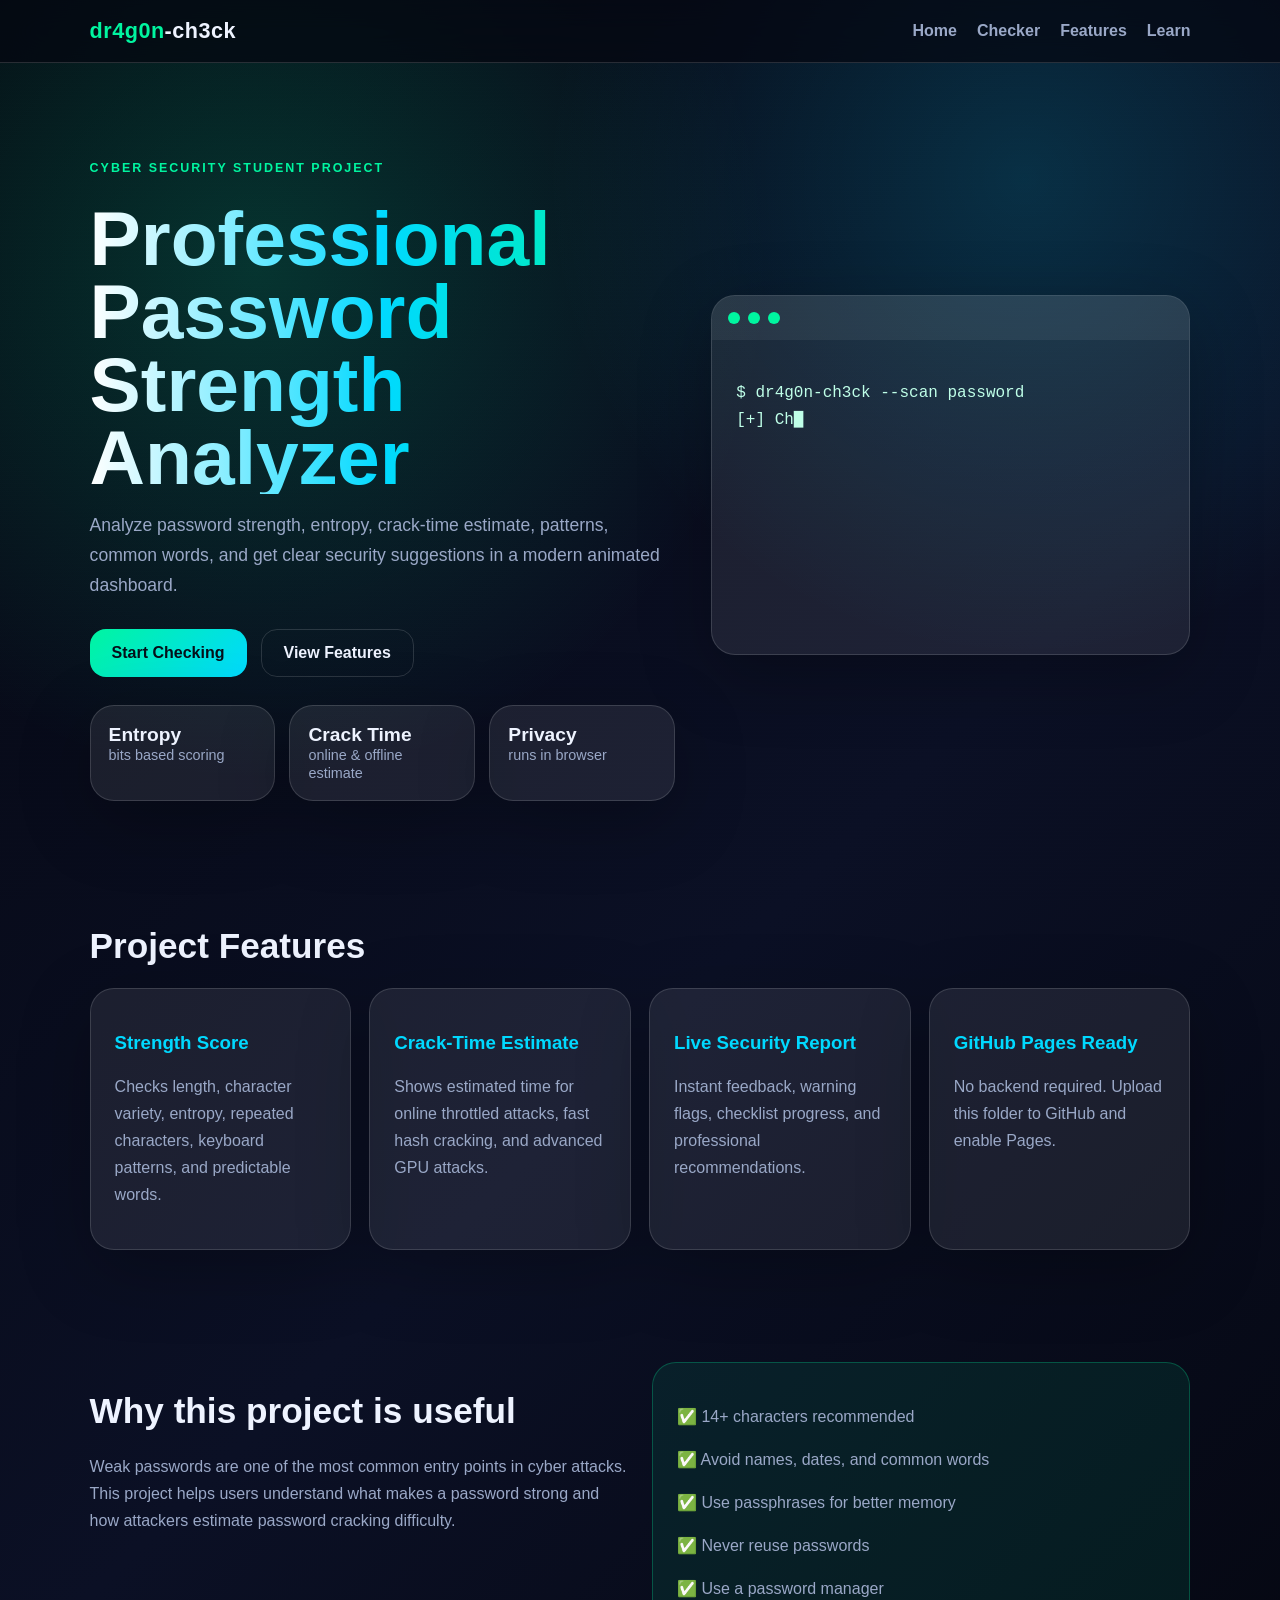
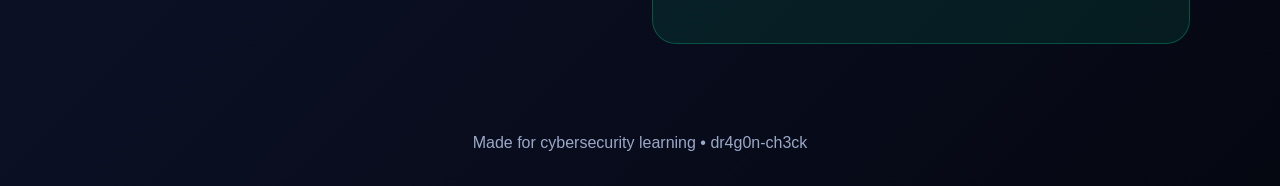
<file: index.html>
<!DOCTYPE html>
<html lang="en">
<head>
  <meta charset="UTF-8" />
  <meta name="viewport" content="width=device-width, initial-scale=1.0" />
  <title>dr4g0n-ch3ck | Professional Password Security Analyzer</title>
  <meta name="description" content="dr4g0n-ch3ck is a professional password strength checker with crack-time estimate, entropy score, breach-style checks, and cybersecurity tips." />
  <link rel="stylesheet" href="assets/css/style.css" />
</head>
<body>
  <div class="noise"></div>
  <nav class="navbar">
    <a class="brand" href="index.html"><span>dr4g0n</span>-ch3ck</a>
    <div class="nav-links">
      <a href="index.html">Home</a>
      <a href="check.html">Checker</a>
      <a href="#features">Features</a>
      <a href="#learn">Learn</a>
    </div>
  </nav>

  <main class="hero">
    <section class="hero-content reveal">
      <p class="tag">Cyber Security Student Project</p>
      <h1>Professional Password Strength Analyzer</h1>
      <p class="subtitle">Analyze password strength, entropy, crack-time estimate, patterns, common words, and get clear security suggestions in a modern animated dashboard.</p>
      <div class="hero-actions">
        <a class="btn primary" href="check.html">Start Checking</a>
        <a class="btn ghost" href="#features">View Features</a>
      </div>
      <div class="stats-grid">
        <div><strong>Entropy</strong><span>bits based scoring</span></div>
        <div><strong>Crack Time</strong><span>online & offline estimate</span></div>
        <div><strong>Privacy</strong><span>runs in browser</span></div>
      </div>
    </section>

    <section class="terminal-card reveal delay-1" aria-label="animated terminal demo">
      <div class="terminal-top"><span></span><span></span><span></span></div>
      <pre id="terminalText"></pre>
    </section>
  </main>

  <section id="features" class="section reveal">
    <h2>Project Features</h2>
    <div class="cards">
      <article class="card"><h3>Strength Score</h3><p>Checks length, character variety, entropy, repeated characters, keyboard patterns, and predictable words.</p></article>
      <article class="card"><h3>Crack-Time Estimate</h3><p>Shows estimated time for online throttled attacks, fast hash cracking, and advanced GPU attacks.</p></article>
      <article class="card"><h3>Live Security Report</h3><p>Instant feedback, warning flags, checklist progress, and professional recommendations.</p></article>
      <article class="card"><h3>GitHub Pages Ready</h3><p>No backend required. Upload this folder to GitHub and enable Pages.</p></article>
    </div>
  </section>

  <section id="learn" class="section split reveal">
    <div>
      <h2>Why this project is useful</h2>
      <p>Weak passwords are one of the most common entry points in cyber attacks. This project helps users understand what makes a password strong and how attackers estimate password cracking difficulty.</p>
    </div>
    <div class="checklist">
      <p>✅ 14+ characters recommended</p>
      <p>✅ Avoid names, dates, and common words</p>
      <p>✅ Use passphrases for better memory</p>
      <p>✅ Never reuse passwords</p>
      <p>✅ Use a password manager</p>
    </div>
  </section>

  <footer>Made for cybersecurity learning • dr4g0n-ch3ck</footer>
  <script src="assets/js/main.js"></script>
</body>
</html>
</file>
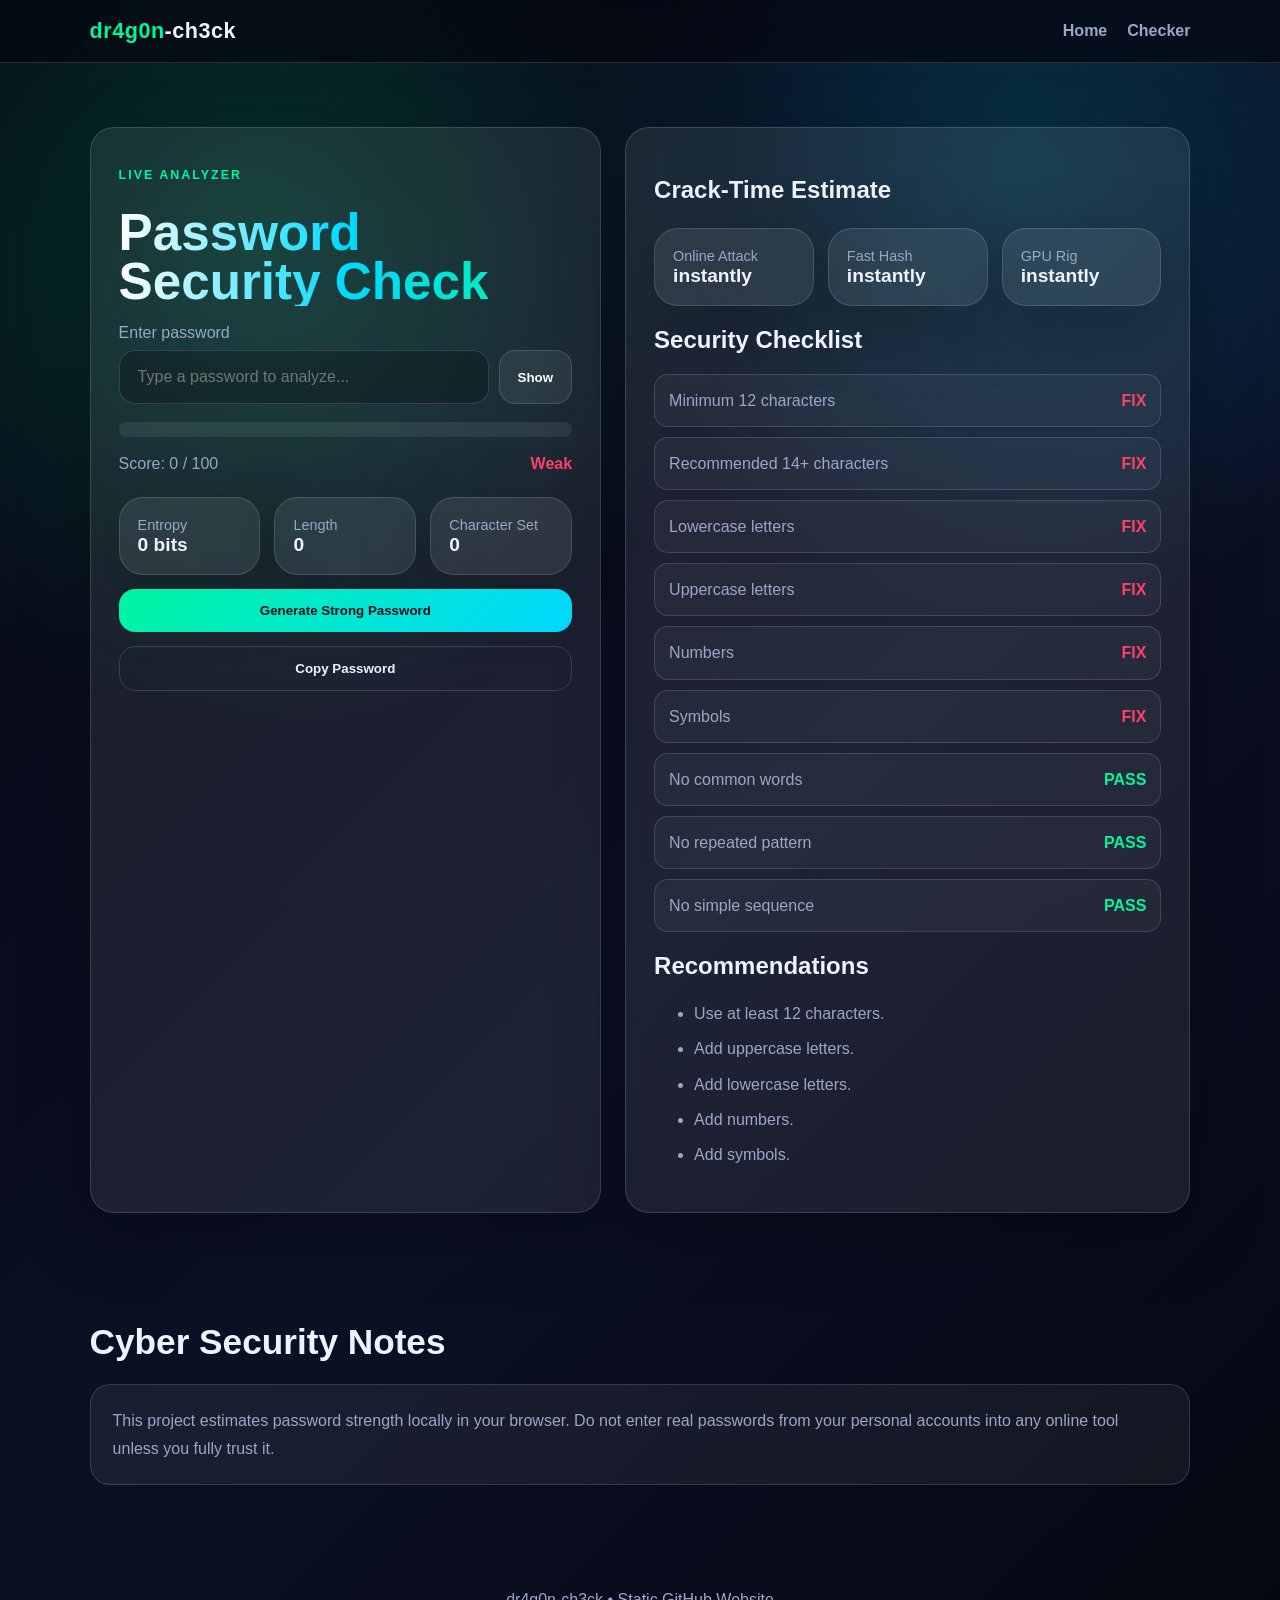
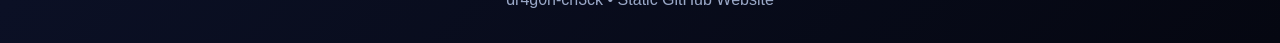
<file: check.html>
<!DOCTYPE html>
<html lang="en">
<head>
  <meta charset="UTF-8" />
  <meta name="viewport" content="width=device-width, initial-scale=1.0" />
  <title>Password Checker | dr4g0n-ch3ck</title>
  <link rel="stylesheet" href="assets/css/style.css" />
</head>
<body>
  <div class="noise"></div>
  <nav class="navbar">
    <a class="brand" href="index.html"><span>dr4g0n</span>-ch3ck</a>
    <div class="nav-links">
      <a href="index.html">Home</a>
      <a href="check.html">Checker</a>
    </div>
  </nav>

  <main class="checker-layout reveal">
    <section class="checker-panel glass">
      <p class="tag">Live Analyzer</p>
      <h1>Password Security Check</h1>
      <label for="passwordInput">Enter password</label>
      <div class="input-row">
        <input id="passwordInput" type="password" placeholder="Type a password to analyze..." autocomplete="off" />
        <button id="togglePassword" class="mini-btn">Show</button>
      </div>
      <div class="meter"><div id="meterFill"></div></div>
      <div class="score-line">
        <span id="scoreText">Score: 0 / 100</span>
        <strong id="levelText">Waiting</strong>
      </div>

      <div class="metrics">
        <div><span>Entropy</span><strong id="entropyText">0 bits</strong></div>
        <div><span>Length</span><strong id="lengthText">0</strong></div>
        <div><span>Character Set</span><strong id="charsetText">0</strong></div>
      </div>

      <button id="generateBtn" class="btn primary wide">Generate Strong Password</button>
      <button id="copyBtn" class="btn ghost wide">Copy Password</button>
    </section>

    <section class="report-panel glass">
      <h2>Crack-Time Estimate</h2>
      <div class="time-grid">
        <div><span>Online Attack</span><strong id="onlineTime">—</strong></div>
        <div><span>Fast Hash</span><strong id="fastTime">—</strong></div>
        <div><span>GPU Rig</span><strong id="gpuTime">—</strong></div>
      </div>

      <h2>Security Checklist</h2>
      <div id="checklist" class="audit-list"></div>

      <h2>Recommendations</h2>
      <ul id="tips" class="tips"><li>Start typing to get professional feedback.</li></ul>
    </section>
  </main>

  <section class="section reveal">
    <h2>Cyber Security Notes</h2>
    <p class="note">This project estimates password strength locally in your browser. Do not enter real passwords from your personal accounts into any online tool unless you fully trust it.</p>
  </section>

  <footer>dr4g0n-ch3ck • Static GitHub Website</footer>
  <script src="assets/js/checker.js"></script>
</body>
</html>
</file>
<file: assets/css/style.css>
*{box-sizing:border-box} :root{--bg:#070914;--panel:rgba(255,255,255,.08);--line:rgba(255,255,255,.14);--txt:#eef3ff;--muted:#9aa8c7;--accent:#00f5a0;--accent2:#00d9ff;--bad:#ff4267;--warn:#ffd166;--good:#00f5a0} body{margin:0;font-family:Inter,Segoe UI,Arial,sans-serif;background:radial-gradient(circle at 20% 15%,rgba(0,245,160,.18),transparent 28%),radial-gradient(circle at 80% 10%,rgba(0,217,255,.17),transparent 25%),linear-gradient(135deg,#050711,#0b1025 55%,#050711);color:var(--txt);min-height:100vh;overflow-x:hidden}.noise{position:fixed;inset:0;pointer-events:none;background:repeating-linear-gradient(0deg,rgba(255,255,255,.02) 0 1px,transparent 1px 4px);opacity:.3;z-index:0}.navbar{position:sticky;top:0;z-index:10;display:flex;justify-content:space-between;align-items:center;padding:18px 7%;backdrop-filter:blur(18px);background:rgba(5,7,17,.7);border-bottom:1px solid var(--line)}.brand{font-size:1.35rem;font-weight:900;color:var(--txt);text-decoration:none;letter-spacing:.5px}.brand span{color:var(--accent)}.nav-links{display:flex;gap:20px}.nav-links a{color:var(--muted);text-decoration:none;font-weight:700}.nav-links a:hover{color:var(--accent)}.hero{position:relative;z-index:1;display:grid;grid-template-columns:1.1fr .9fr;gap:36px;align-items:center;padding:86px 7% 40px}.tag{display:inline-block;color:var(--accent);font-weight:900;text-transform:uppercase;font-size:.78rem;letter-spacing:2px}.hero h1,.checker-panel h1{font-size:clamp(2.5rem,6vw,5.6rem);line-height:.95;margin:14px 0;background:linear-gradient(90deg,#fff,var(--accent2),var(--accent));-webkit-background-clip:text;color:transparent}.subtitle{font-size:1.1rem;color:var(--muted);max-width:720px;line-height:1.7}.btn{display:inline-flex;justify-content:center;align-items:center;border-radius:16px;padding:14px 22px;text-decoration:none;border:1px solid var(--line);font-weight:900;color:var(--txt);cursor:pointer;transition:.25s;background:transparent}.primary{background:linear-gradient(135deg,var(--accent),var(--accent2));color:#06101a;border:0}.ghost:hover,.primary:hover{transform:translateY(-3px);box-shadow:0 18px 50px rgba(0,245,160,.18)}.hero-actions{display:flex;gap:14px;flex-wrap:wrap;margin:28px 0}.stats-grid,.metrics,.time-grid{display:grid;grid-template-columns:repeat(3,1fr);gap:14px;margin-top:24px}.stats-grid div,.metrics div,.time-grid div,.card,.glass,.terminal-card{background:var(--panel);border:1px solid var(--line);border-radius:24px;box-shadow:0 20px 70px rgba(0,0,0,.25)}.stats-grid div,.metrics div,.time-grid div{padding:18px}.stats-grid strong,.metrics strong,.time-grid strong{display:block;font-size:1.2rem}.stats-grid span,.metrics span,.time-grid span{color:var(--muted);font-size:.9rem}.terminal-card{padding:0;overflow:hidden;min-height:360px}.terminal-top{display:flex;gap:8px;padding:16px;background:rgba(255,255,255,.06)}.terminal-top span{width:12px;height:12px;border-radius:50%;background:var(--accent)}pre{white-space:pre-wrap;color:#bfffe8;padding:24px;line-height:1.7;font-size:1rem}.section{position:relative;z-index:1;padding:56px 7%}.section h2{font-size:2.2rem;margin-bottom:22px}.cards{display:grid;grid-template-columns:repeat(4,1fr);gap:18px}.card{padding:24px}.card h3{color:var(--accent2)}.card p,.section p,.tips,.audit-list{color:var(--muted);line-height:1.7}.split{display:grid;grid-template-columns:1fr 1fr;gap:24px}.checklist{background:rgba(0,245,160,.08);border:1px solid rgba(0,245,160,.25);border-radius:24px;padding:24px}.checker-layout{position:relative;z-index:1;display:grid;grid-template-columns:.95fr 1.05fr;gap:24px;padding:64px 7% 24px}.checker-panel,.report-panel{padding:28px}.checker-panel h1{font-size:clamp(2rem,4vw,4rem)}label{display:block;color:var(--muted);margin:18px 0 8px}.input-row{display:flex;gap:10px}input{width:100%;padding:17px 18px;border-radius:16px;border:1px solid var(--line);background:rgba(0,0,0,.25);color:#fff;outline:none;font-size:1rem}.mini-btn{border:1px solid var(--line);background:rgba(255,255,255,.07);color:#fff;border-radius:16px;padding:0 18px;font-weight:800;cursor:pointer}.meter{height:15px;background:rgba(255,255,255,.08);border-radius:99px;overflow:hidden;margin:18px 0}.meter div{height:100%;width:0;background:var(--bad);border-radius:99px;transition:.35s}.score-line{display:flex;justify-content:space-between;gap:12px;color:var(--muted)}.wide{width:100%;margin-top:14px}.audit-list{display:grid;gap:10px}.audit-item{display:flex;justify-content:space-between;gap:14px;padding:12px 14px;border:1px solid var(--line);border-radius:14px;background:rgba(255,255,255,.04)}.ok{color:var(--good)}.no{color:var(--bad)}.tips li{margin-bottom:8px}.note{background:rgba(255,255,255,.06);border:1px solid var(--line);padding:22px;border-radius:20px}footer{text-align:center;color:var(--muted);padding:34px}.reveal{animation:rise .8s ease both}.delay-1{animation-delay:.2s}@keyframes rise{from{opacity:0;transform:translateY(24px)}to{opacity:1;transform:translateY(0)}}@media(max-width:900px){.hero,.checker-layout,.split{grid-template-columns:1fr}.cards{grid-template-columns:1fr 1fr}.stats-grid,.metrics,.time-grid{grid-template-columns:1fr}.nav-links{display:none}}@media(max-width:560px){.cards{grid-template-columns:1fr}.hero,.checker-layout,.section{padding-left:18px;padding-right:18px}.navbar{padding:16px 18px}}
</file>
